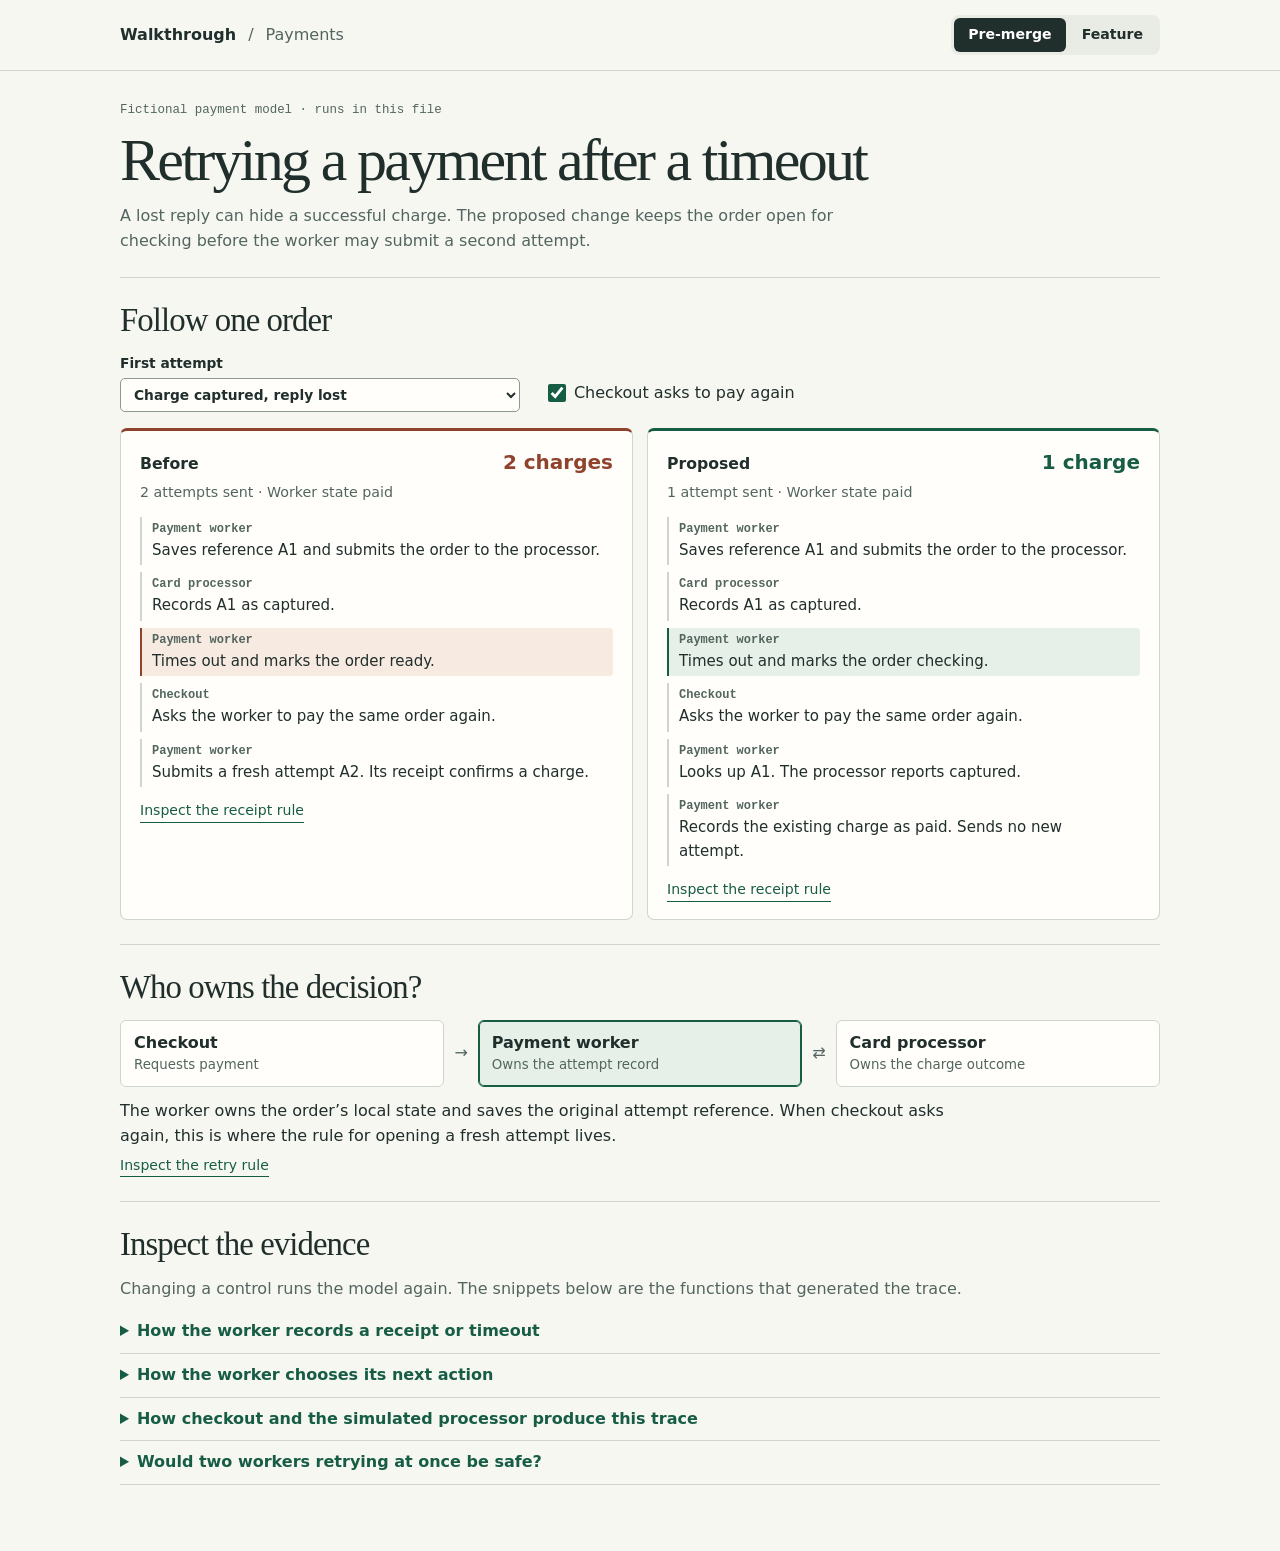
<file: docs/proposals/walkthrough/payment-retries.html>
<!doctype html>
<html lang="en">
<head>
  <meta charset="utf-8">
  <meta name="viewport" content="width=device-width, initial-scale=1">
  <title>Payment retries · Walkthrough</title>
  <style>
    :root {
      color-scheme: light;
      --paper: #f7f7f2;
      --panel: #fffefa;
      --ink: #202e2c;
      --muted: #53655f;
      --line: #ced5cb;
      --accent: #175d46;
      --tint: #e6f0e8;
      --old: #8f422c;
      --old-tint: #f7eae1;
      --mono: "IBM Plex Mono", ui-monospace, monospace;
    }
    * { box-sizing: border-box; }
    body { margin: 0; background: var(--paper); color: var(--ink); font: 16px/1.55 "Inter", system-ui, sans-serif; }
    button, input, select { font: inherit; }
    button, summary, select, input[type="checkbox"] { cursor: pointer; }
    button, select { color: inherit; }
    button:focus-visible, select:focus-visible, summary:focus-visible, input:focus-visible { outline: 3px solid #24805b; outline-offset: 3px; }
    .wrap { width: min(1040px, calc(100% - 48px)); margin: auto; }
    header { border-bottom: 1px solid var(--line); }
    .bar { display: flex; justify-content: space-between; align-items: center; flex-wrap: wrap; gap: 12px; padding-block: 15px; }
    .brand, nav { display: flex; gap: 12px; align-items: center; }
    .brand { font-weight: 650; }
    .brand span { color: var(--muted); font-weight: 450; }
    nav { background: #e9ece4; border-radius: 8px; padding: 3px; gap: 2px; }
    nav button { border: 0; padding: 6px 14px; border-radius: 6px; background: transparent; font-size: .88rem; font-weight: 620; }
    nav button[aria-pressed="true"] { background: var(--ink); color: white; }
    main { padding-bottom: 42px; }
    .intro { padding: 30px 0 24px; }
    .eyebrow { margin: 0; color: var(--muted); font: .78rem/1.5 var(--mono); }
    h1, h2, h3, p { margin: 0; }
    h1, h2 { font-family: "STIX Two Text", "Baskervville", Georgia, serif; font-weight: 500; line-height: 1.12; }
    h1 { font-size: clamp(2.1rem, 4.8vw, 3.75rem); letter-spacing: -.045em; margin: 7px 0 10px; }
    h2 { font-size: clamp(1.5rem, 3vw, 2.05rem); letter-spacing: -.028em; margin-bottom: 14px; }
    h3 { font-size: .98rem; }
    .lede { color: var(--muted); max-width: 75ch; }
    .section { border-top: 1px solid var(--line); padding: 24px 0; }
    .controls { display: flex; gap: 14px 28px; align-items: end; flex-wrap: wrap; margin-bottom: 16px; }
    .select-label { display: grid; grid-template-columns: minmax(0, 1fr); gap: 4px; min-width: 0; max-width: 100%; font-size: .86rem; font-weight: 620; }
    select { min-width: 0; max-width: 100%; padding: 7px 28px 7px 9px; background: var(--panel); border: 1px solid #8b9991; border-radius: 5px; }
    .check { display: inline-flex; align-items: center; gap: 8px; min-height: 38px; }
    input[type="checkbox"] { width: 1.12rem; height: 1.12rem; margin: 0; accent-color: var(--accent); }
    .results, .code-pair { display: grid; grid-template-columns: repeat(2, minmax(0, 1fr)); gap: 14px; }
    .results.single { grid-template-columns: 1fr; }
    .card { --tone: var(--accent); --wash: var(--tint); background: var(--panel); border: 1px solid var(--line); border-top: 3px solid var(--tone); border-radius: 7px; padding: 17px 19px; min-width: 0; }
    .card.before { --tone: var(--old); --wash: var(--old-tint); }
    .result-head { display: flex; align-items: baseline; justify-content: space-between; gap: 10px; flex-wrap: wrap; }
    .metric { font: 600 1.25rem/1.4 "Inter", system-ui, sans-serif; color: var(--tone); }
    .record { margin: 4px 0 14px; color: var(--muted); font-size: .89rem; }
    .trace { list-style: none; padding: 0; margin: 0; }
    .trace li { border-left: 2px solid var(--line); padding: 3px 10px; margin: 7px 0; font-size: .94rem; }
    .trace li.key { background: var(--wash); border-color: var(--tone); border-radius: 0 4px 4px 0; }
    .trace b { display: block; font: 600 .75rem/1.6 var(--mono); color: var(--muted); }
    .link { color: var(--accent); background: none; border: 0; border-bottom: 1px solid currentColor; padding: 0; font-size: .88rem; }
    .card .link { margin-top: 6px; }
    .actors { display: grid; grid-template-columns: 1fr auto 1fr auto 1fr; align-items: center; gap: 10px; }
    .actors button { width: 100%; text-align: left; border: 1px solid var(--line); border-radius: 6px; padding: 10px 13px; background: var(--panel); }
    .actors button[aria-pressed="true"] { border-color: var(--accent); box-shadow: inset 0 0 0 1px var(--accent); background: var(--tint); }
    .actors strong, .actors small { display: block; }
    .actors small, .arrow { color: var(--muted); }
    .owner-detail { margin-top: 12px; max-width: 85ch; }
    .owner-detail .link { margin-top: 6px; }
    details { border-bottom: 1px solid var(--line); padding-block: 9px; }
    details p { max-width: 80ch; }
    summary { color: var(--accent); font-weight: 600; }
    details[open] > summary { margin-bottom: 9px; }
    .note { color: var(--muted); margin-bottom: 8px; }
    .table-scroll { overflow-x: auto; }
    table { width: 100%; border-collapse: collapse; font-size: .91rem; background: var(--panel); }
    th, td { text-align: left; padding: 7px 10px; border-bottom: 1px solid var(--line); }
    pre { overflow: auto; padding: 12px; border-radius: 5px; background: #e9ede6; color: #263c34; font: .83rem/1.6 var(--mono); tab-size: 2; }
    code { font-family: var(--mono); }
    [hidden] { display: none !important; }
    .sr { position: absolute; width: 1px; height: 1px; padding: 0; overflow: hidden; clip-path: inset(50%); white-space: nowrap; }
    @media (max-width: 660px) {
      .wrap { width: calc(100% - 32px); }
      .intro { padding: 22px 0; }
      .results, .code-pair { grid-template-columns: minmax(0, 1fr); }
      .actors { grid-template-columns: 1fr; gap: 5px; }
      .actors button { display: flex; justify-content: space-between; align-items: baseline; gap: 8px; }
      .arrow { display: none; }
      .section { padding: 18px 0; }
    }
  </style>
</head>
<body>
  <header><div class="wrap bar">
    <div class="brand">Walkthrough <span>/</span> <span>Payments</span></div>
    <nav aria-label="Walkthrough view">
      <button id="change-view" aria-pressed="true">Pre-merge</button>
      <button id="feature-view" aria-pressed="false">Feature</button>
    </nav>
  </div></header>
  <main class="wrap">
    <div class="intro">
      <p class="eyebrow">Fictional payment model · runs in this file</p>
      <h1 id="title">Retrying a payment after a timeout</h1>
      <p class="lede" id="intro"></p>
    </div>
    <noscript>Enable JavaScript to run the example and compare the payment outcomes.</noscript>
    <div id="sections">
      <section class="section" id="experiment" aria-labelledby="experiment-heading">
        <h2 id="experiment-heading">Follow one order</h2>
        <div class="controls">
          <label class="select-label" for="scenario">First attempt
            <select id="scenario">
              <option value="lost">Charge captured, reply lost</option>
              <option value="normal">Charge captured, receipt arrives</option>
              <option value="pending">Reply lost, processor still working</option>
              <option value="closed">Reply lost, attempt closed without a charge</option>
            </select>
          </label>
          <label class="check"><input id="repeat" type="checkbox" checked> Checkout asks to pay again</label>
        </div>
        <div id="results" class="results"></div>
        <p class="sr" id="announcement" aria-live="polite" aria-atomic="true"></p>
      </section>
      <section class="section" id="context" aria-labelledby="context-heading">
        <h2 id="context-heading">Who owns the decision?</h2>
        <div class="actors" role="group" aria-label="Inspect a participant">
          <button data-owner="checkout" aria-pressed="false"><strong>Checkout</strong><small>Requests payment</small></button>
          <span class="arrow" aria-hidden="true">→</span>
          <button data-owner="worker" aria-pressed="true"><strong>Payment worker</strong><small>Owns the attempt record</small></button>
          <span class="arrow" aria-hidden="true">⇄</span>
          <button data-owner="processor" aria-pressed="false"><strong>Card processor</strong><small>Owns the charge outcome</small></button>
        </div>
        <div class="owner-detail">
          <p id="owner-text" aria-live="polite"></p>
          <button class="link" id="owner-source"></button>
        </div>
        <details id="state-table" hidden>
          <summary>What can the worker do on a repeat request?</summary>
          <div class="table-scroll"><table>
            <thead><tr><th>Worker state</th><th>Original attempt lookup</th><th>Next action</th></tr></thead>
            <tbody id="rules"></tbody>
          </table></div>
        </details>
      </section>
    </div>
    <section class="section" aria-labelledby="evidence-heading">
      <h2 id="evidence-heading">Inspect the evidence</h2>
      <p class="note">Changing a control runs the model again. The snippets below are the functions that generated the trace.</p>
      <details id="classification"><summary>How the worker records a receipt or timeout</summary>
        <div class="code-pair">
          <div id="old-source"><h3>Before</h3><pre id="before-code"></pre></div>
          <div><h3 id="new-source-label">Proposed</h3><pre id="after-code"></pre></div>
        </div>
      </details>
      <details id="decision"><summary>How the worker chooses its next action</summary><pre id="retry-code"></pre></details>
      <details id="execution"><summary>How checkout and the simulated processor produce this trace</summary><pre id="run-code"></pre></details>
      <details id="limits"><summary>Would two workers retrying at once be safe?</summary>
        <p>That remains open. This example runs one worker at a time. It assumes each attempt can be looked up by a reference saved before submission, a closed attempt can never capture later, and a fresh second attempt succeeds immediately. To answer the concurrency question for a real service, inspect how workers claim an order and what the processor guarantees when two requests arrive together.</p>
      </details>
    </section>
  </main>
  <script>
    "use strict";

    // The processor's outcome can differ from what the worker learned over the network.
    const cases = {
      lost:    { outcome: "captured", reply: "timeout" },
      normal:  { outcome: "captured", reply: "receipt" },
      pending: { outcome: "pending",  reply: "timeout" },
      closed:  { outcome: "closed",   reply: "timeout" }
    };

    function recordReplyBefore(reply) {
      if (reply === "receipt") return "paid";
      return "ready";
    }

    function recordReplyAfter(reply) {
      if (reply === "receipt") return "paid";
      return "checking";
    }

    function chooseAction(workerState, originalOutcome) {
      if (workerState === "paid") return "finish";
      if (workerState === "ready") return "submit";
      if (originalOutcome === "captured") return "record payment";
      if (originalOutcome === "closed") return "submit";
      return "wait";
    }

    function runOrder(recordReply, first, repeatRequested) {
      const attempts = new Map([["A1", first.outcome]]);
      const trace = [];
      const add = (who, message, kind) => trace.push({ who, message, kind });
      add("Payment worker", "Saves reference A1 and submits the order to the processor.");
      add("Card processor", "Records A1 as " + attempts.get("A1") + ".");

      let workerState = recordReply(first.reply);
      const observation = first.reply === "receipt" ? "Receives a receipt" : "Times out";
      add("Payment worker", observation + " and marks the order " + workerState + ".", "reply");

      if (repeatRequested) {
        add("Checkout", "Asks the worker to pay the same order again.");
        let originalOutcome;
        if (workerState === "checking") {
          originalOutcome = attempts.get("A1");
          add("Payment worker", "Looks up A1. The processor reports " + originalOutcome + ".");
        }
        const action = chooseAction(workerState, originalOutcome);
        switch (action) {
          case "submit":
            attempts.set("A2", "captured");
            workerState = recordReply("receipt");
            add("Payment worker", "Submits a fresh attempt A2. Its receipt confirms a charge.");
            break;
          case "record payment":
            workerState = "paid";
            add("Payment worker", "Records the existing charge as paid. Sends no new attempt.");
            break;
          case "finish":
            add("Payment worker", "Returns the recorded payment. Sends no new attempt.");
            break;
          case "wait":
            add("Payment worker", "Keeps the order in checking while A1 can still settle.");
            break;
        }
      }
      const charges = [...attempts.values()].filter(outcome => outcome === "captured").length;
      return { charges, attempts: attempts.size, workerState, trace };
    }

    const owners = {
      checkout: {
        text: "Checkout can ask to pay the same order more than once. It sends the request to the worker. The worker decides whether that request creates another processor attempt.",
        target: "execution", link: "Inspect the repeat request"
      },
      worker: {
        text: "The worker owns the order’s local state and saves the original attempt reference. When checkout asks again, this is where the rule for opening a fresh attempt lives.",
        target: "decision", link: "Inspect the retry rule"
      },
      processor: {
        text: "Only the processor knows whether A1 captured money. In this example it can report captured, pending, or permanently closed. Those answers determine whether the worker can safely try again.",
        target: "limits", link: "Inspect the processor assumptions"
      }
    };
    const byId = id => document.getElementById(id);
    const element = (tag, content, className) => {
      const node = document.createElement(tag);
      if (content !== undefined) node.textContent = content;
      if (className) node.className = className;
      return node;
    };
    let mode;
    let selectedOwner = "worker";

    function inspect(id) {
      const disclosure = byId(id);
      disclosure.open = true;
      const heading = disclosure.querySelector("summary");
      heading.focus({ preventScroll: true });
      heading.scrollIntoView({ block: "start" });
    }

    function chargeLabel(count) {
      return count + (count === 1 ? " charge" : " charges");
    }

    function resultCard(label, result, before, highlightReply) {
      const card = element("article", undefined, before ? "card before" : "card");
      const header = element("div", undefined, "result-head");
      header.append(element("h3", label), element("span", chargeLabel(result.charges), "metric"));
      const count = result.attempts + (result.attempts === 1 ? " attempt" : " attempts");
      const record = element("p", count + " sent · Worker state " + result.workerState, "record");
      const trace = element("ol", undefined, "trace");
      for (const event of result.trace) {
        const step = element("li");
        if (highlightReply && event.kind === "reply") step.classList.add("key");
        step.append(element("b", event.who), document.createTextNode(event.message));
        trace.append(step);
      }
      const source = element("button", "Inspect the receipt rule", "link");
      source.addEventListener("click", () => inspect("classification"));
      card.append(header, record, trace, source);
      return card;
    }

    function renderResults() {
      const first = cases[byId("scenario").value];
      const repeat = byId("repeat").checked;
      const current = runOrder(recordReplyAfter, first, repeat);
      const results = byId("results");
      results.replaceChildren();
      results.classList.toggle("single", mode === "feature");
      const highlightReply = recordReplyBefore(first.reply) !== recordReplyAfter(first.reply);
      let announcement = "";
      if (mode === "change") {
        const previous = runOrder(recordReplyBefore, first, repeat);
        results.append(resultCard("Before", previous, true, highlightReply));
        announcement = "Before, " + chargeLabel(previous.charges) + ". Proposed, ";
      }
      results.append(resultCard(mode === "change" ? "Proposed" : "Payment outcome", current, false, highlightReply));
      byId("announcement").textContent = announcement + chargeLabel(current.charges) + ". Worker state " + current.workerState + ".";
    }

    function selectOwner(owner) {
      selectedOwner = owner;
      document.querySelectorAll("[data-owner]").forEach(button => {
        button.setAttribute("aria-pressed", String(button.dataset.owner === owner));
      });
      byId("owner-text").textContent = owners[owner].text;
      byId("owner-source").textContent = owners[owner].link;
    }

    function renderMode() {
      mode = location.hash === "#feature" ? "feature" : "change";
      const isChange = mode === "change";
      byId("change-view").setAttribute("aria-pressed", String(isChange));
      byId("feature-view").setAttribute("aria-pressed", String(!isChange));
      byId("title").textContent = isChange ? "Retrying a payment after a timeout" : "How does checkout know an order is paid?";
      byId("intro").textContent = isChange
        ? "A lost reply can hide a successful charge. The proposed change keeps the order open for checking before the worker may submit a second attempt."
        : "Checkout requests payment, the worker remembers the attempt, and the processor knows whether money moved. Explore what the worker can do when their views differ.";
      byId("old-source").hidden = !isChange;
      byId("new-source-label").textContent = isChange ? "Proposed" : "Current behavior";
      byId("state-table").hidden = isChange;
      byId("sections").prepend(byId(isChange ? "experiment" : "context"));
      renderResults();
    }

    for (const [prefix, fn] of [["before", recordReplyBefore], ["after", recordReplyAfter], ["retry", chooseAction], ["run", runOrder]]) {
      byId(prefix + "-code").textContent = fn.toString();
    }
    const checks = [["paid"], ["ready"], ["checking", "captured"], ["checking", "pending"], ["checking", "closed"]];
    for (const [state, outcome] of checks) {
      const row = element("tr");
      row.append(element("td", state), element("td", outcome ?? "No lookup"), element("td", chooseAction(state, outcome)));
      byId("rules").append(row);
    }
    for (const button of document.querySelectorAll("[data-owner]")) {
      button.addEventListener("click", () => selectOwner(button.dataset.owner));
    }
    byId("owner-source").addEventListener("click", () => inspect(owners[selectedOwner].target));
    byId("scenario").addEventListener("change", renderResults);
    byId("repeat").addEventListener("change", renderResults);
    byId("feature-view").addEventListener("click", () => { location.hash = "feature"; });
    byId("change-view").addEventListener("click", () => { location.hash = "change"; });
    window.addEventListener("hashchange", renderMode);
    selectOwner(selectedOwner);
    renderMode();
  </script>
</body>
</html>
</file>
